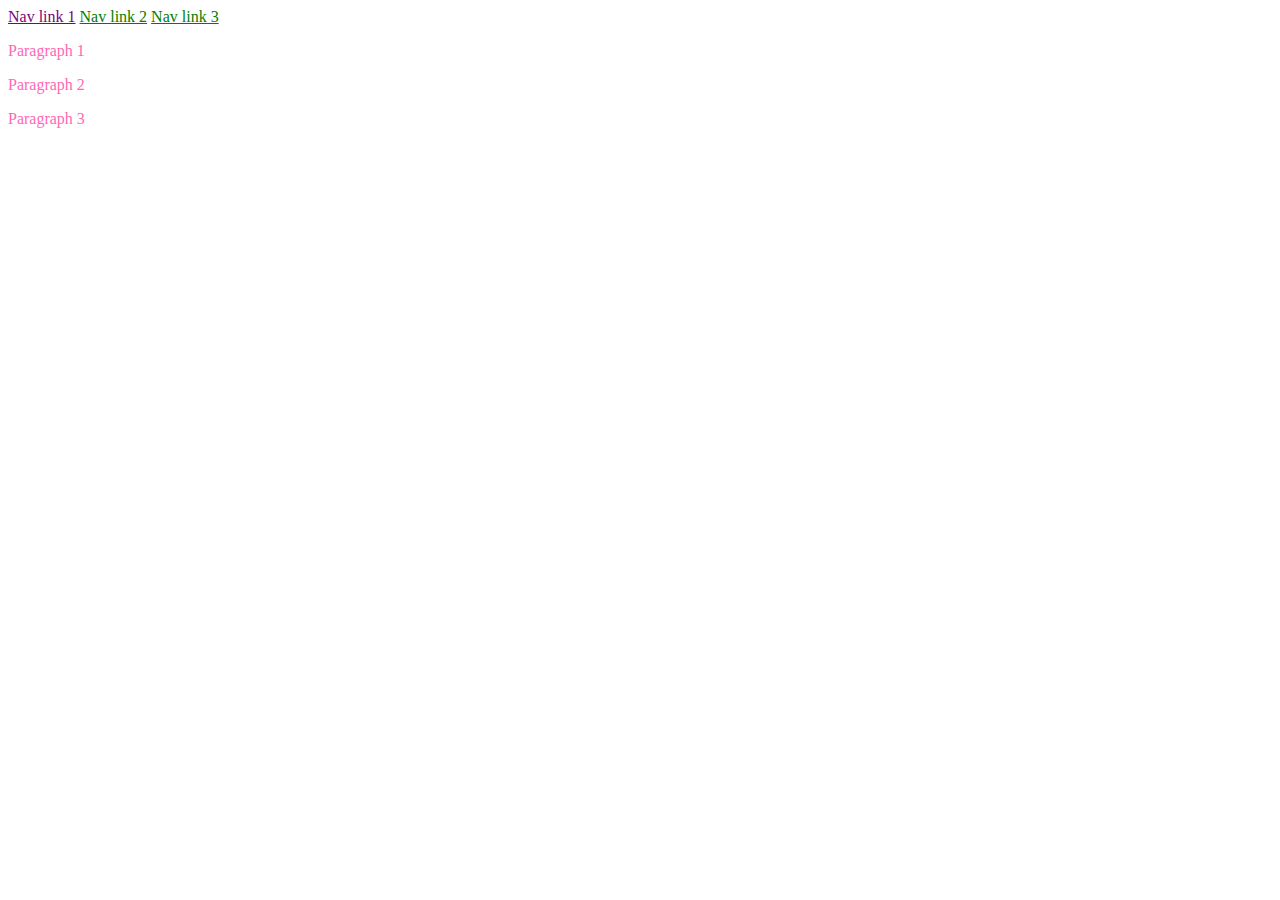
<file: css-specificity/index.html>
<!doctype html>

<html lang="en">
    <head>
        <meta charset="utf-8">
        <title>CSS Specificity</title>
        <meta name="description" content="CSS Specificity">
        <meta name="author" content="She Codes">
        <link rel="stylesheet" href="styles.css">
    </head>

    <body>

        <header>
            <nav>
                <a class="nav-link" id="link-1" href="#">Nav link 1</a>
                <a class="nav-link" href="#">Nav link 2</a>
                <a class="nav-link" href="#">Nav link 3</a>
            </nav>
        </header>

        <div>
            <p class="paragraph-link" id="paragraph-1">Paragraph 1</p>
            <p class="paragraph-link">Paragraph 2</p>
            <p class="paragraph-link">Paragraph 3</p>
        </div>

    </body>

</html>
</file>
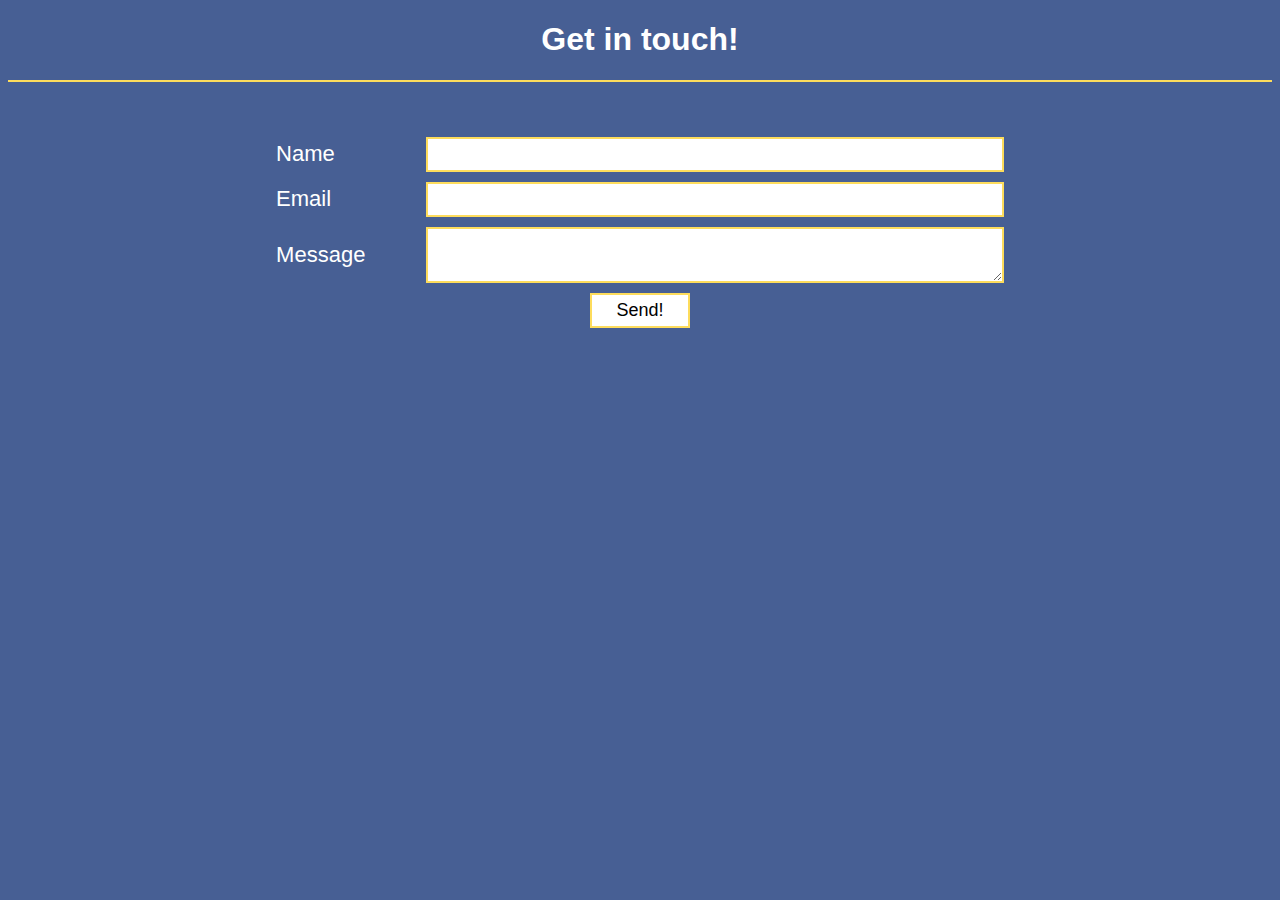
<file: forms-starter/index.html>
<!doctype html>

<html lang="en">
    <head>
        <meta charset="utf-8">
        <meta name="viewport" content="width=device-width, initial-scale=1, shrink-to-fit=no">
        <title>Introduction to Forms</title>
        <link rel="stylesheet" href="styles.css">
    </head>

    <body>
        <header>
            <h1>Get in touch!</h1>
        </header>

        <form action="https://formspree.io/f/mrgjeewz" method="post">
            <div class="form-item">
                <label for="name">Name</label>
                <input type="text" id="name" name="name">
        
            </div>
            <div class="form-item">
                <label for="mail">Email</label>
                <input type="email" id="mail" name="email">
            </div>
            <div class="form-item">
                <label for="message">Message</label>
                <textarea id="message" name="message"></textarea>
            </div>
            <div class="form-item">
                <button type="submit">Send!</button>
            </div>

        </form>

    </body>
</html>
</file>
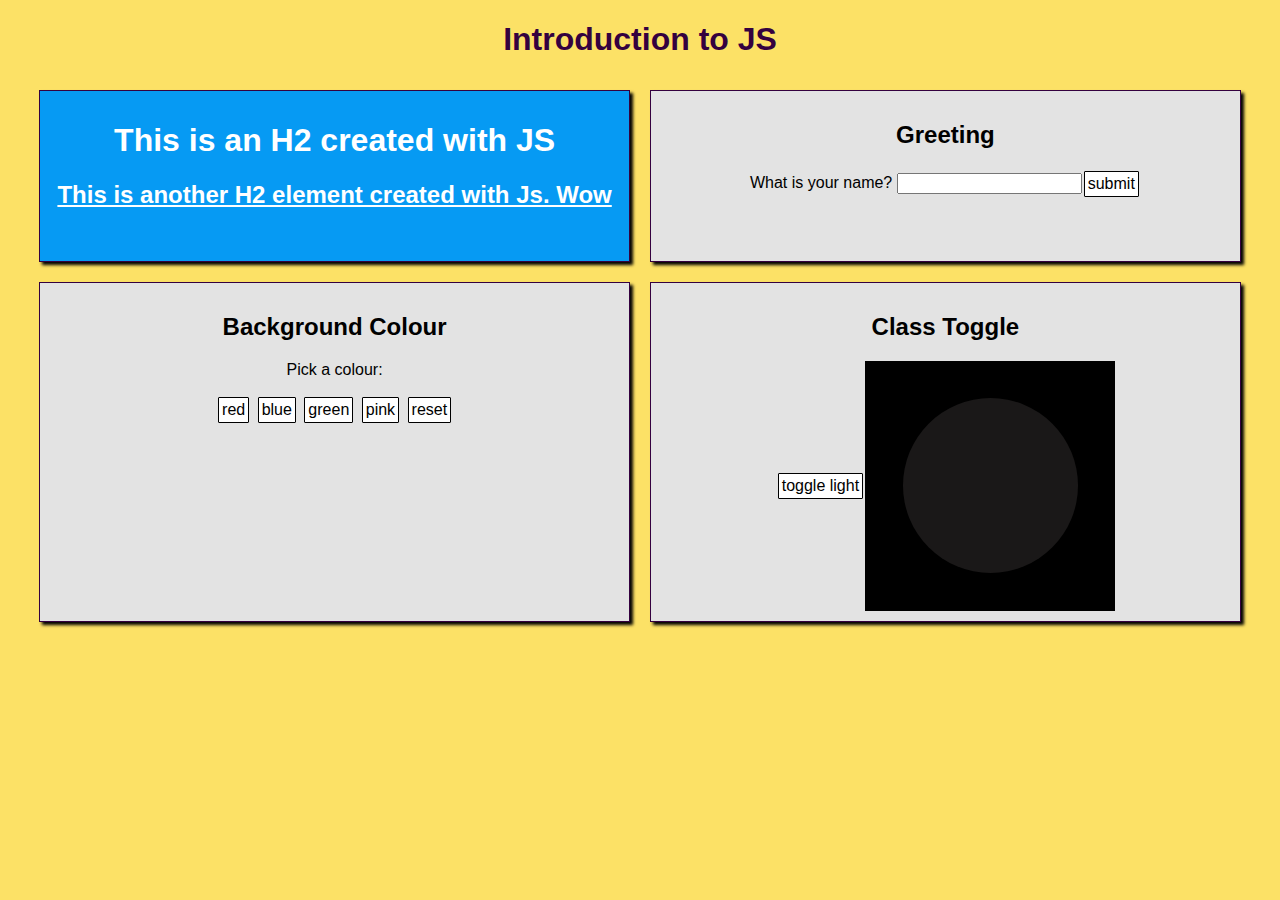
<file: intro-to-js/index.html>
<!DOCTYPE html>
<html lang="en">
    <head>
        <meta charset="utf-8">
        <title>Introduction to JavaScript</title>
        <meta name="description" content="JavaScript Demo">
        <meta name="author" content="She Codes">
        <link rel="stylesheet" href="styles.css">
    </head>
    
    <body>
        <header>
            <h1>Introduction to JS</h1>
        </header>

        <div id="wrapper">
            <div id="starter-div" class="component">
            </div>

            <div id="greeting" class="component">
                <h2>Greeting</h2>
                <form>
                    <div class="form-item">
                        <label for="name">What is your name?</label>
                        <input type="text" id="name" name="name">
                    </div>
                    <input type="button"  onclick="showName()" value="submit">
                </form>
                <p id="greeting-text"></p>
            </div>

            <div id="colour" class="component">
                <h2>Background Colour</h2>
                <p>Pick a colour:</p>
                <input type="button" onclick="changeColour('#f74850')" value="red">
                <input type="button" onclick="changeColour('#0000FF')" value="blue">
                <input type="button" onclick="changeColour('#92AB00')" value="green">
                <input type="button" onclick="changeColour('#CD8289')" value="pink">
                <input type="button" onclick="resetColour()" value="reset">
            </div>

            <div id="on-off" class="component">
                <h2>Class Toggle</h2>
                <div id="class-toggle-containter">
                    <input type="button" onclick="toggleLightbulb()" value="toggle light">
                    <div id="toggle-wrapper">
                        <div id="light"></div>
                    </div>
                </div>
            </div>
        </div>
    </body>
    <script src="script.js"></script>
</html>
</file>
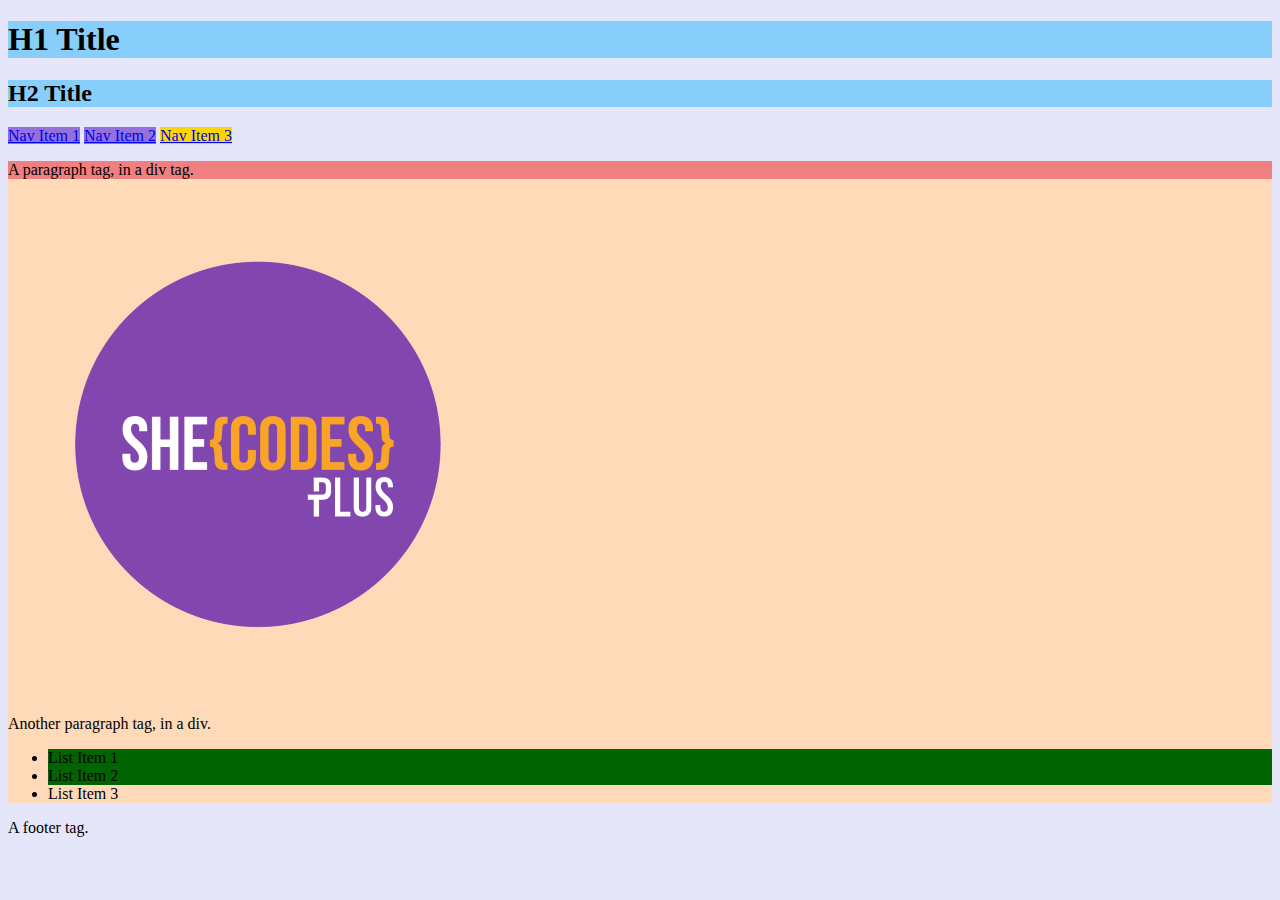
<file: introduction-to-css-selectors/index.html>
<!doctype html>

<html lang="en">
    <head>
        <meta charset="utf-8">
        <title>CSS Selectors</title>
        <meta name="description" content="CSS Selectors Playground">
        <meta name="author" content="She Codes">
        <link rel="stylesheet" href="styles.css">
    </head>
    <body>
        <header>
            <h1 class="main-heading">H1 Title</h1>
            <h2 class="main-heading">H2 Title</h2>
            <nav>
                <a href="#" id="nav-item1">Nav Item 1</a>
                <a href="#" id="nav-item1">Nav Item 2</a>
                <a href="#" id="nav-item2">Nav Item 3</a>
            </nav>
        </header>
        <div id="tag">
            <p id="first-paragraph">A paragraph tag, in a div tag.</p>
            <img src="logo.png" alt="She Codes Logo.">
            <p>Another paragraph tag, in a div.</p>
            <ul>
                <li class="list-item">List Item 1</li>
                <li class="list-item">List Item 2</li>
                <li>List Item 3</li>
            </ul>
        </div>
        <footer>
            A footer tag.
        </footer>
    </body>
</html>
</file>
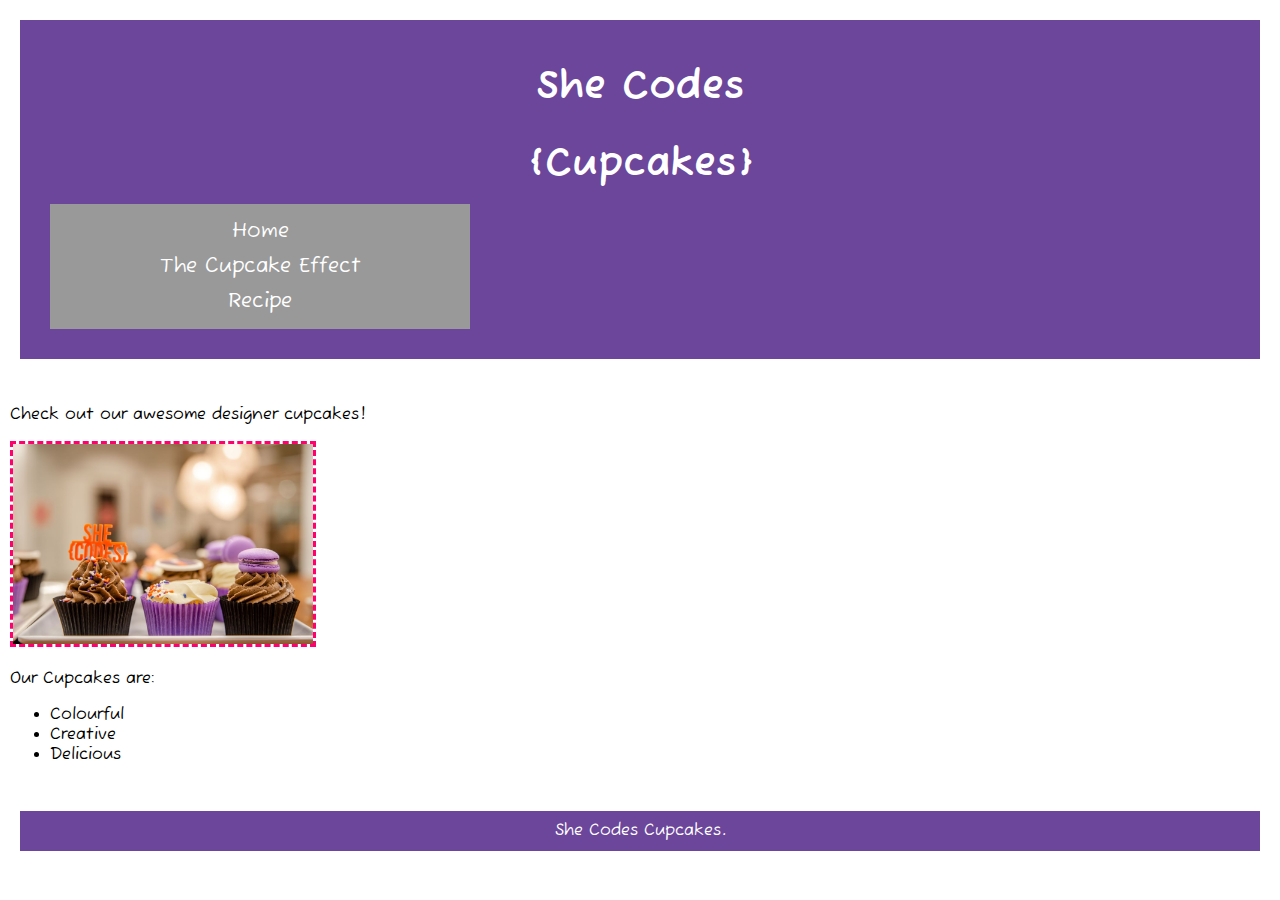
<file: introduction-to-css/index.html>
<!doctype html>

<html lang="en">
    <head>
        <meta charset="utf-8">
        <title>She Codes Cupcakes</title>
        <meta name="description" content="She Codes Cupcakes">
        <meta name="author" content="She Codes">
        <link rel="stylesheet" href="styles.css">
    </head>
    <body>
        <header>
            <h1>She Codes</h1>
            <h2>{Cupcakes}</h2>
            <nav>
                <a href="index.html">Home</a>
                <a href="cupcake-effect.html">The Cupcake Effect</a>
                <a href="recipe.html">Recipe</a>
            </nav>
        </header>
        <div>
            <p>Check out our awesome designer cupcakes!</p>
            <img id="img-home" src="images/cupcake-1.jpg" alt="She Codes Cupcakes.">
            <p>Our Cupcakes are:</p>
            <ul>
                <li>Colourful</li>
                <li>Creative</li>
                <li>Delicious</li>
            </ul>
        </div>
        <footer>
            She Codes Cupcakes.
        </footer>
    </body>
</html>
</file>
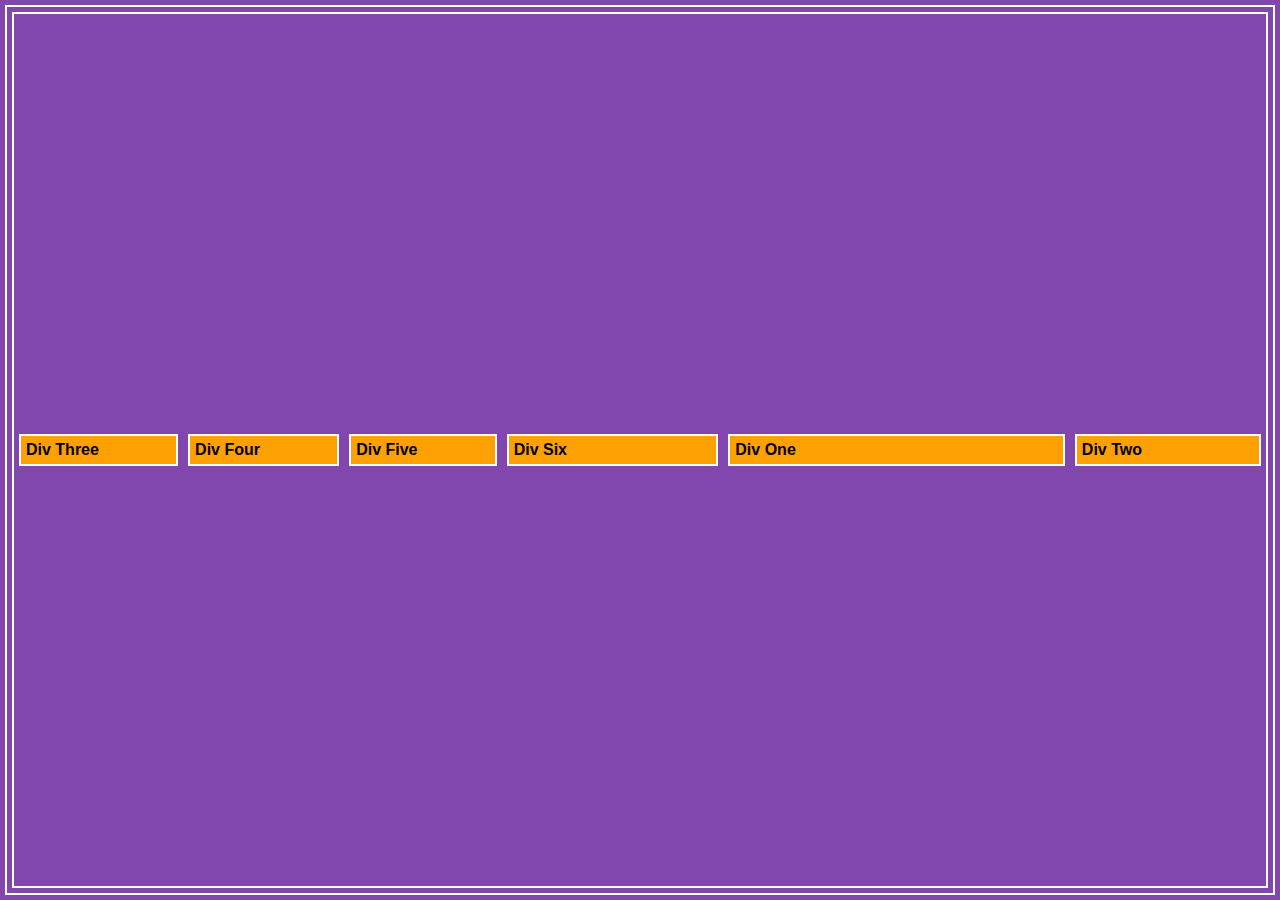
<file: introduction-to-flexbox/index.html>
<!doctype html>

<html lang="en">
    <head>
        <meta charset="utf-8">
        <meta name="viewport" content="width=device-width, initial-scale=1, shrink-to-fit=no">
        <title>Introduction to Flexbox</title>
        <link rel="stylesheet" href="styles.css">
    </head>

    <body>
        <div class="demo-div" id="div-1">Div One</div>
        <div class="demo-div" id="div-2">Div Two</div>
        <div class="demo-div" id="div-3">Div Three</div>
        <div class="demo-div" id="div-4">Div Four</div>
        <div class="demo-div" id="div-5">Div Five</div>
        <div class="demo-div" id="div-6">Div Six</div>
        
    </body>
</html>
</file>
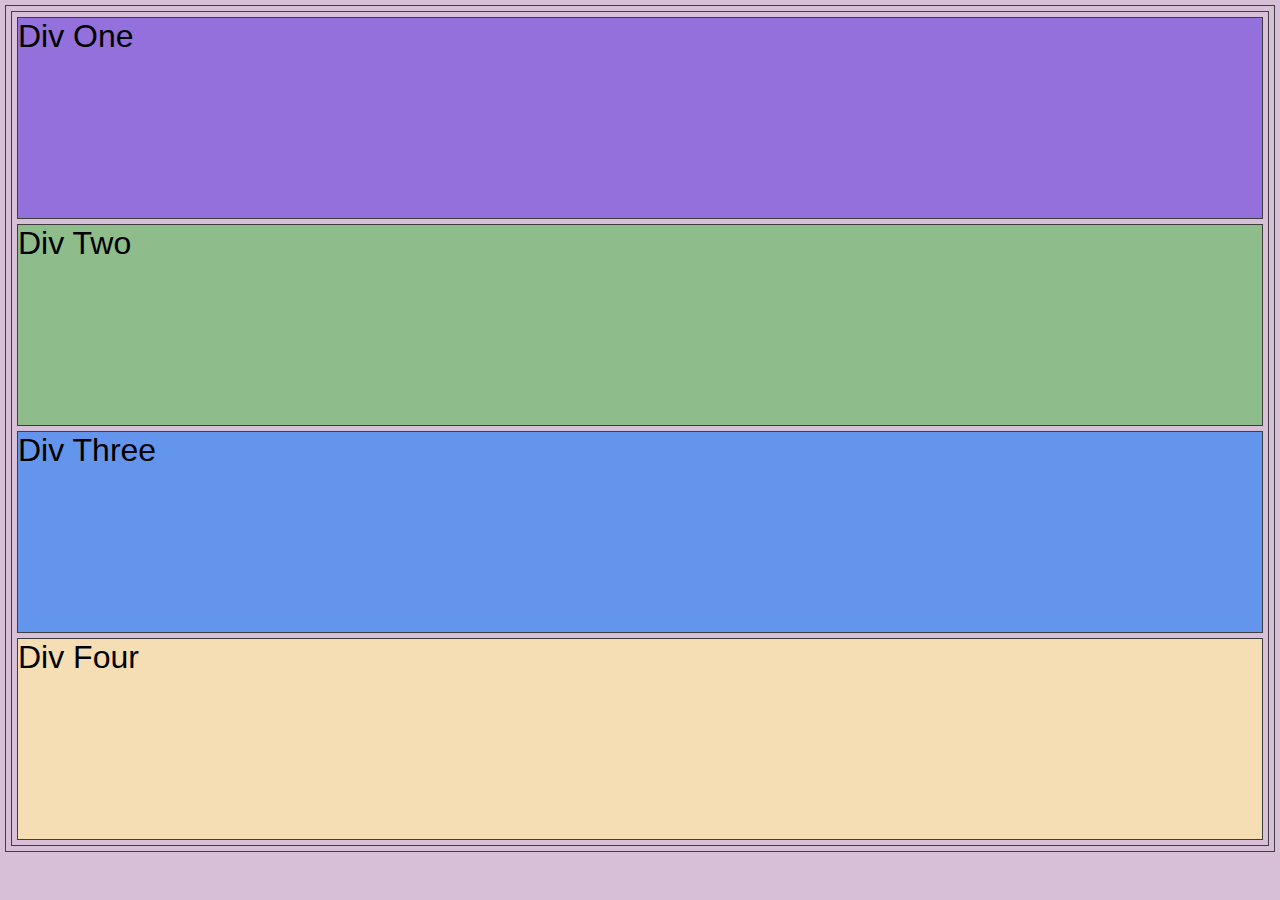
<file: introduction-to-media-queries/index.html>
<!doctype html>

<html lang="en">
    <head>
        <meta charset="utf-8">
        <meta name="viewport" content="width=device-width, initial-scale=1.0">
        <title>Media Queries</title>
        <link rel="stylesheet" href="styles.css">
    </head>

    <body>
        <div id="div-1">Div One</div>
        <div id="div-2">Div Two</div>
        <div id="div-3">Div Three</div>
        <div id="div-4">Div Four</div>
    </body>
</html>
</file>
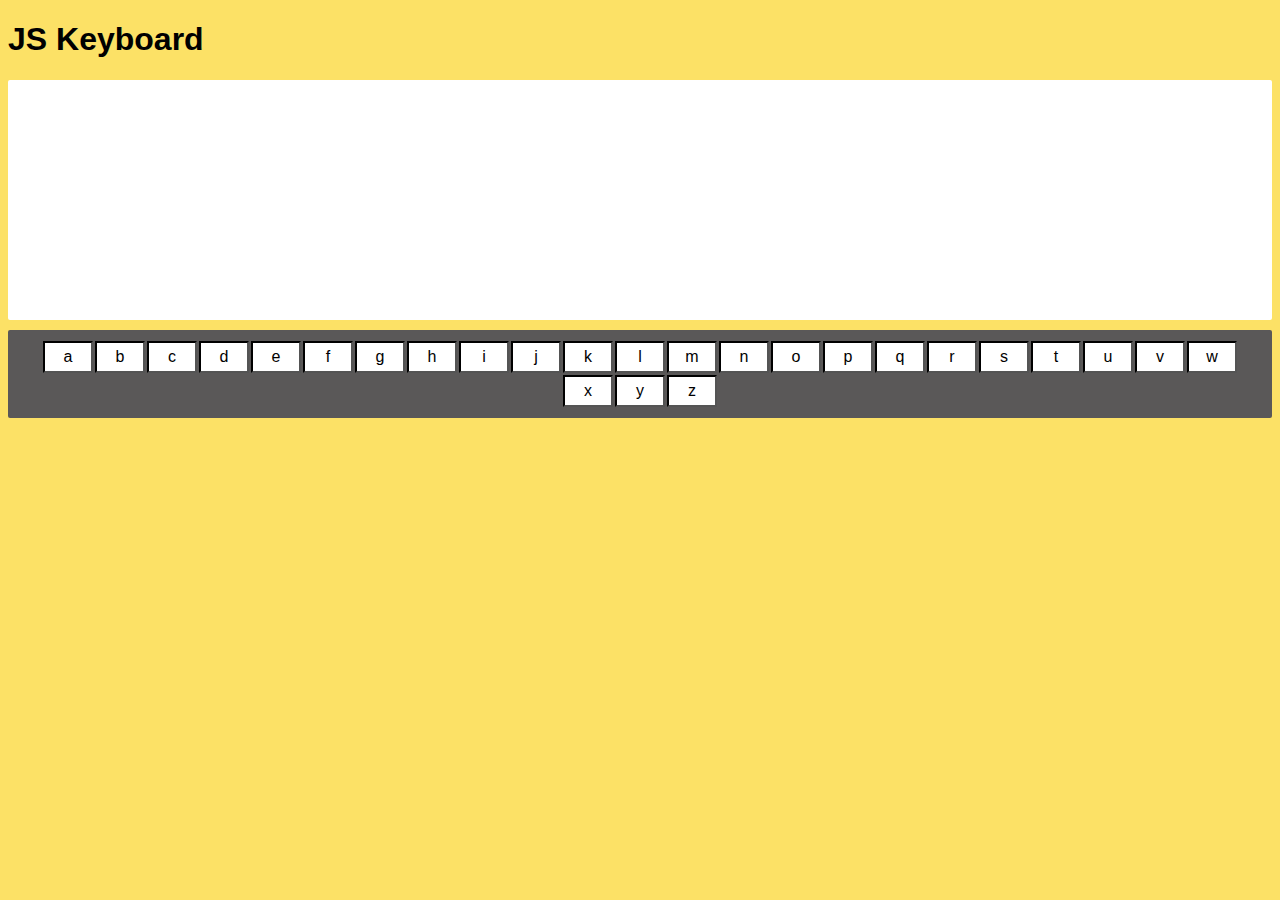
<file: keyboard/index.html>
<!DOCTYPE html>
<html lang="en">
    <head>
        <meta charset="utf-8">
        <title>JS Keyboard</title>
        <meta name="description" content="JavaScript Demo">
        <meta name="author" content="She Codes">
        <link rel="stylesheet" href="styles.css">
    </head>
    
    <body>
        <header>
            <h1>JS Keyboard</h1>
        </header>

        <div id="keyboard-wrapper">
            <div id="output">
                <p id="output-text">
                </p>
            </div>
            <div id="keyboard"></div>
        </div>

        <script src="script.js"></script>
    </body>
</html>
</file>
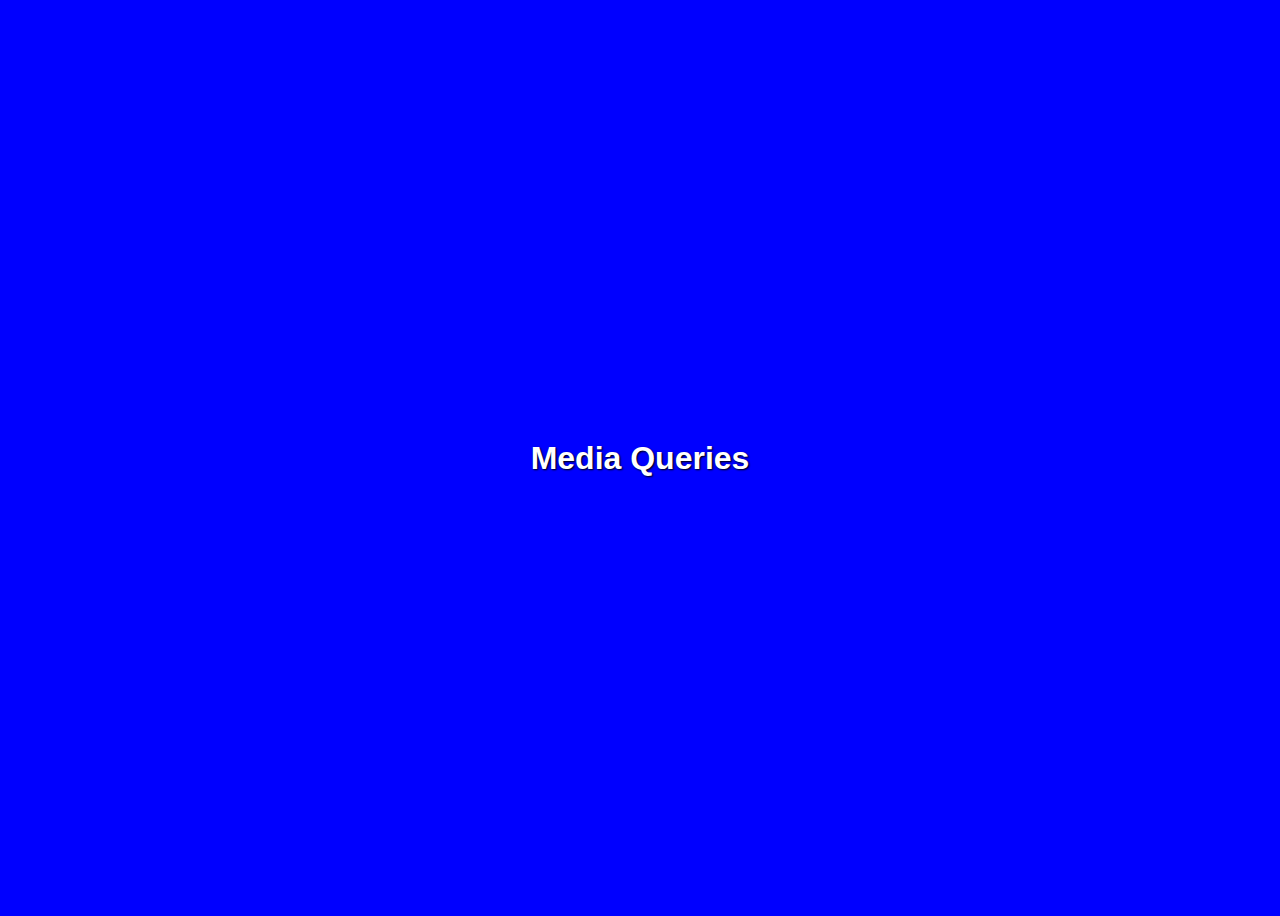
<file: media-queries-demo/index.html>
<!doctype html>

<html lang="en">
    <head>
        <meta charset="utf-8">
        <meta name="viewport" content="width=device-width, initial-scale=1.0">
        <title>Media Queries</title>
        <link rel="stylesheet" href="styles.css">
    </head>

    <body>

        <h1>Media Queries</h1>

    </body>
</html>
</file>
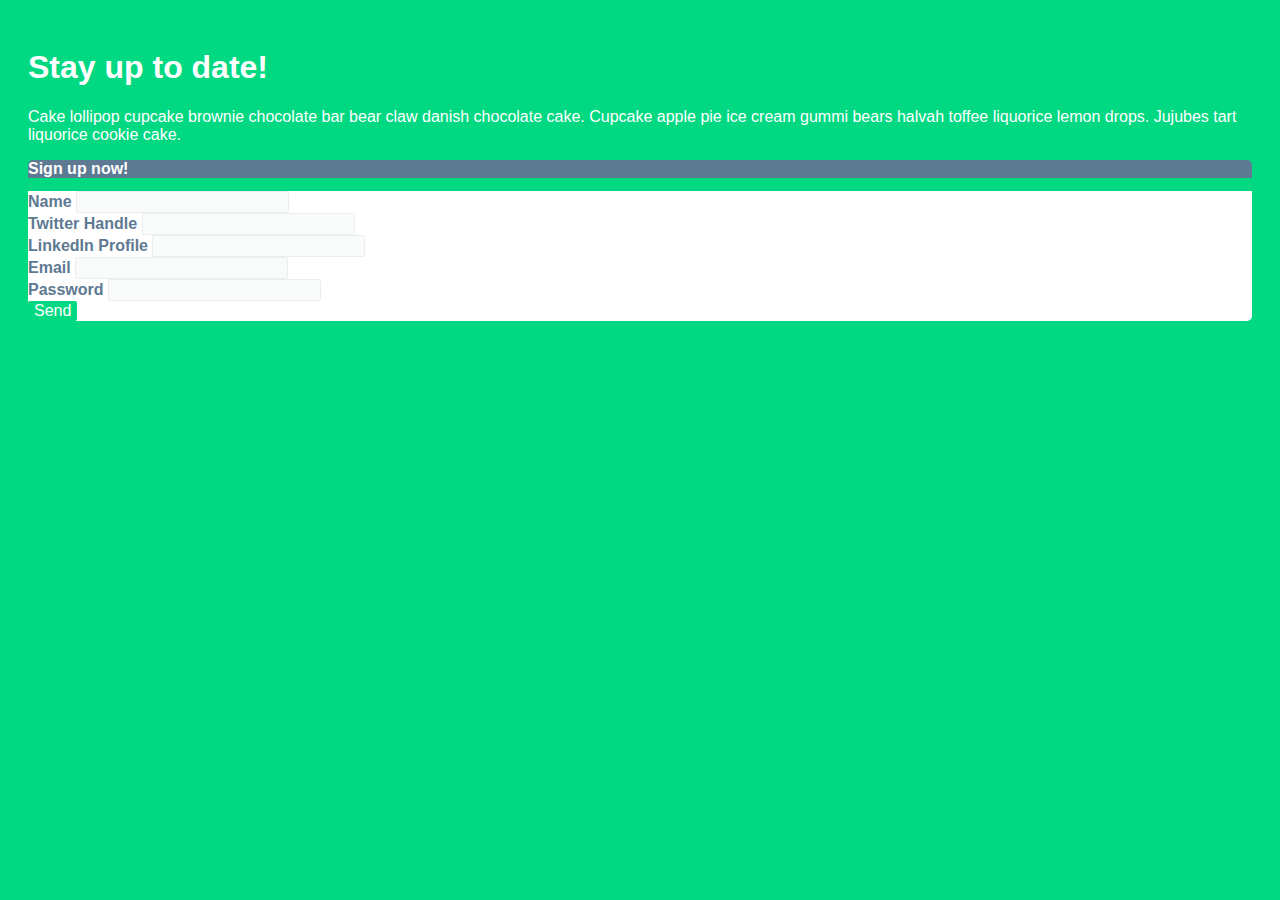
<file: media-queries-exercise-2/index.html>
<!DOCTYPE html>

<html lang="en">
    <head>
        <meta charset="utf-8" />
        <meta name="viewport" content="width=device-width, initial-scale=1.0" />
        <title>Media Queries</title>
        <link rel="stylesheet" href="styles.css" />
    </head>

    <body>
        <main>
            <header>
                <h1>Stay up to date!</h1>
                <p>
                    Cake lollipop cupcake brownie chocolate bar bear claw danish
                    chocolate cake. Cupcake apple pie ice cream gummi bears
                    halvah toffee liquorice lemon drops. Jujubes tart liquorice
                    cookie cake.
                </p>
            </header>
            <div id="form-wrapper">
                <h2>Sign up now!</h2>
                <form action="" method="">
                    <div class="form-item">
                        <label for="name">Name</label>
                        <input type="text" id="name" name="name" />
                    </div>
                    <div class="row">
                        <div class="form-item">
                            <label for="twitter">Twitter Handle</label>
                            <input type="text" id="twitter" name="twitter" />
                        </div>
                        <div class="form-item">
                            <label for="linkedin">LinkedIn Profile</label>
                            <input type="text" id="linkedin" name="linkedin" />
                        </div>
                    </div>
                    <div class="row">
                        <div class="form-item">
                            <label for="mail">Email</label>
                            <input type="email" id="mail" name="email" />
                        </div>
                        <div class="form-item">
                            <label for="message">Password</label>
                            <input
                                type="password"
                                id="message"
                                name="message"
                            />
                        </div>
                    </div>
                    <div class="form-item">
                        <button type="submit">Send</button>
                    </div>
                </form>
            </div>
        </main>
    </body>
</html>
</file>
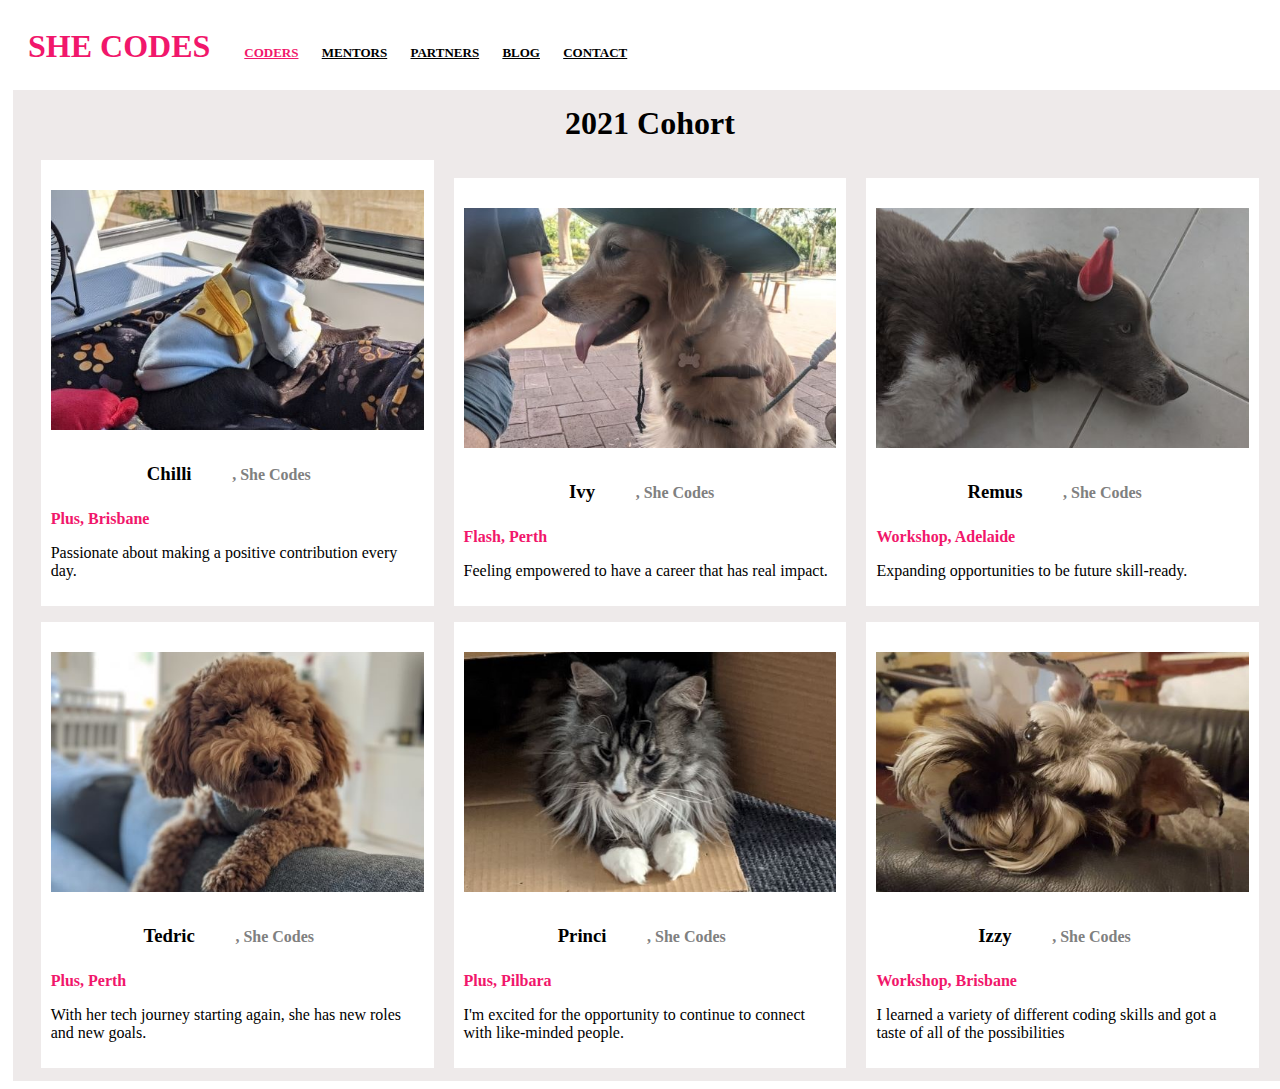
<file: she-codes-cohort/index.html>
<!doctype html>

<html lang="en">
    <head>
        <meta charset="utf-8">
        <title>She Codes</title>
        <meta name="author" content="She Codes">
        <meta name="description" content="She Codes">
        <link rel="stylesheet" href="styles.css">
    </head>

    <body>
        <header>
            <h1 class="lefthheader"> SHE CODES </h1>
            <nav class="rightheader" >
                <a href="coders.html" id="ncoders">CODERS</a>
                <a href="mentors.html">MENTORS</a>
                <a href="partners.html">PARTNERS</a>
                <a href="blog.html">BLOG</a>
                <a href="contact.html">CONTACT</a>
            </nav>
        </header>


        <div class="maindiv">
            <h1 class="tittle"> 2021 Cohort </h1>

            <div class="boxcontent">
                <h2>
                    <img class="image" src="images/chilli.jpg" alt="Chilli">
                    <h3>Chilli</h3> 
                    <h4>, She Codes</h4> 
                    <p id="scparr">Plus, Brisbane</p>
                    <p>Passionate about making a positive contribution every day.</p>
                </h2>
            </div>

            <div class="boxcontent">
                <h2>
                    <img class="image" src="images/ivy.jpg" alt="Ivy">
                    <h3>Ivy</h3> 
                    <h4>, She Codes</h4> 
                    <p id="scparr">Flash, Perth</p>
                    <p>Feeling empowered to have a career that has real impact.</p>
                </h2>
            </div>

            <div class="boxcontent">
                <h2>
                    <img class="image" src="images/remus.jpg" alt="Remus">
                    <h3>Remus</h3> 
                    <h4>, She Codes</h4> 
                    <p  id="scparr">Workshop, Adelaide</p>
                    <p>Expanding opportunities to be future skill-ready.</p>
                </h2>
            </div>

            <div class="boxcontent">
                <h2>
                    <img class="image" src="images/tedric.jpg" alt="Tedric">
                    <h3>Tedric</h3> 
                    <h4>, She Codes</h4> 
                    <p id="scparr">Plus, Perth</p>
                    <p>With her tech journey starting again, she has new roles and new goals.</p>
                    </h2>
                </div>

            <div class="boxcontent">
                <h2>
                    <img class="image" src="images/princi.jpg" alt="Princi">
                    <h3>Princi</h3> 
                    <h4>, She Codes</h4> 
                    <p id="scparr">Plus, Pilbara</p>
                    <p>I'm excited for the opportunity to continue to connect with like-minded people.</p>
                </h2>
            </div>

            <div class="boxcontent">
                <h2>
                    <img class="image" src="images/izzy.jpg" alt="Izzy">
                    <h3>Izzy</h3> 
                    <h4>, She Codes</h4> 
                    <p id="scparr">Workshop, Brisbane</p>
                    <p>I learned a variety of different coding skills and got a taste of all of the possibilities</p>
                </h2>
            </div>
        </div>
       
 
        



    </body>


</html>
</file>
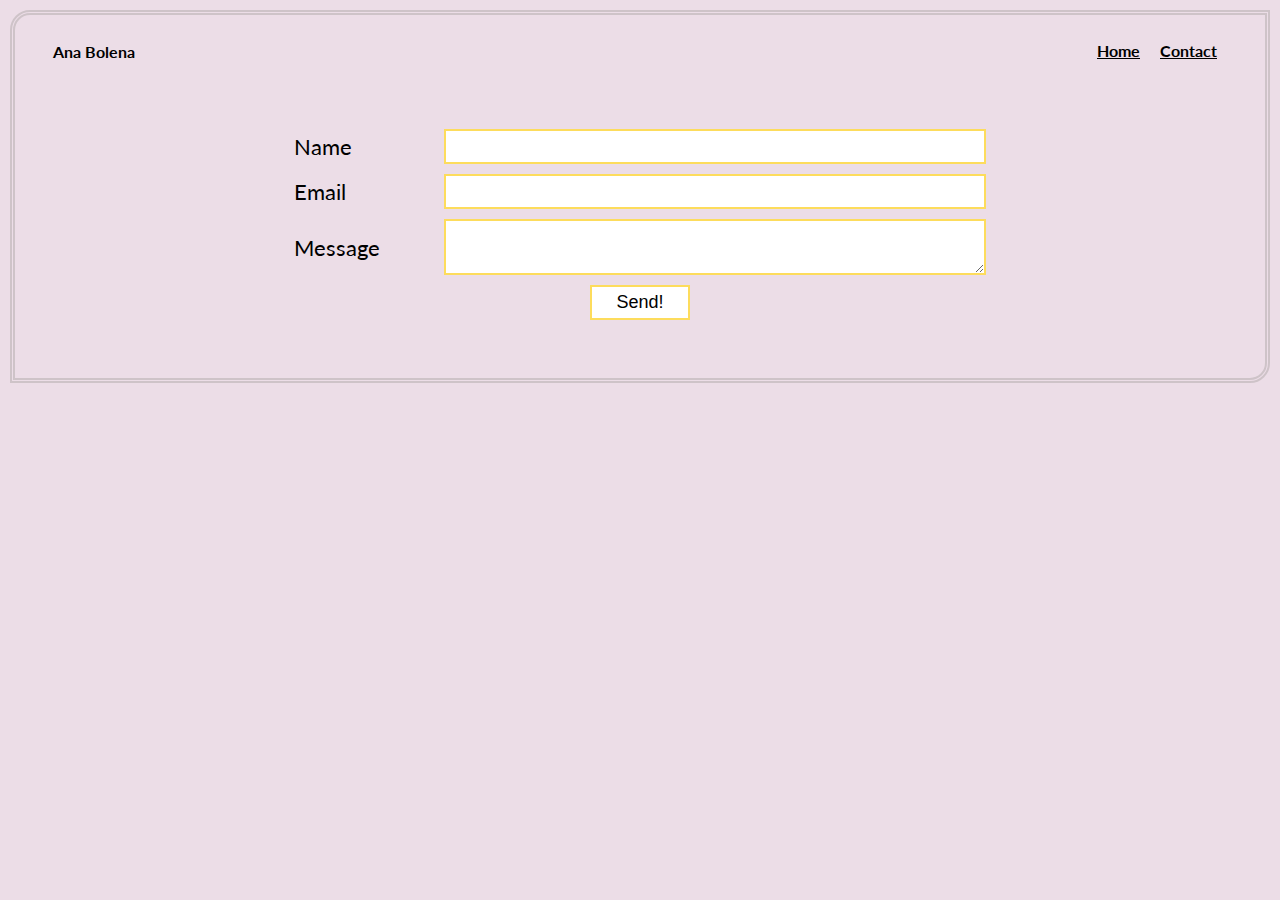
<file: Ana-website/contact.html>
<!doctype html>

<html lang="en">
    <head>
        <meta charset="utf-8">
        <title>Website project</title>
        <meta name="Ana Bolena" content="Bolena">
        <meta name="description" content="She Codes">
        <link rel="stylesheet" href="stylesA.css">
        <style>@import url('https://fonts.googleapis.com/css2?family=Balsamiq+Sans&family=Fuzzy+Bubbles&family=Lato:ital,wght@1,300&display=swap');</style>
    </head>

    <body>
        <header>
            <h1 class="conteiner1">Ana Bolena</h1>
            <nav Class="conteiner1">
                <a href="indexA.html">Home</a>
                <a href="Contact.html">Contact</a>
            </nav>
        </header>

       

        <form action="https://formspree.io/f/mrgjeewz" method="post">
            <div class="form-item">
                <label for="name">Name</label>
                <input type="text" id="name" name="name">
        
            </div>
            <div class="form-item">
                <label for="mail">Email</label>
                <input type="email" id="mail" name="email">
            </div>
            <div class="form-item">
                <label for="message">Message</label>
                <textarea id="message" name="message"></textarea>
            </div>
            <div class="form-item">
                <button type="submit">Send!</button>
            </div>

        </form>

    </body>

</html>
</file>
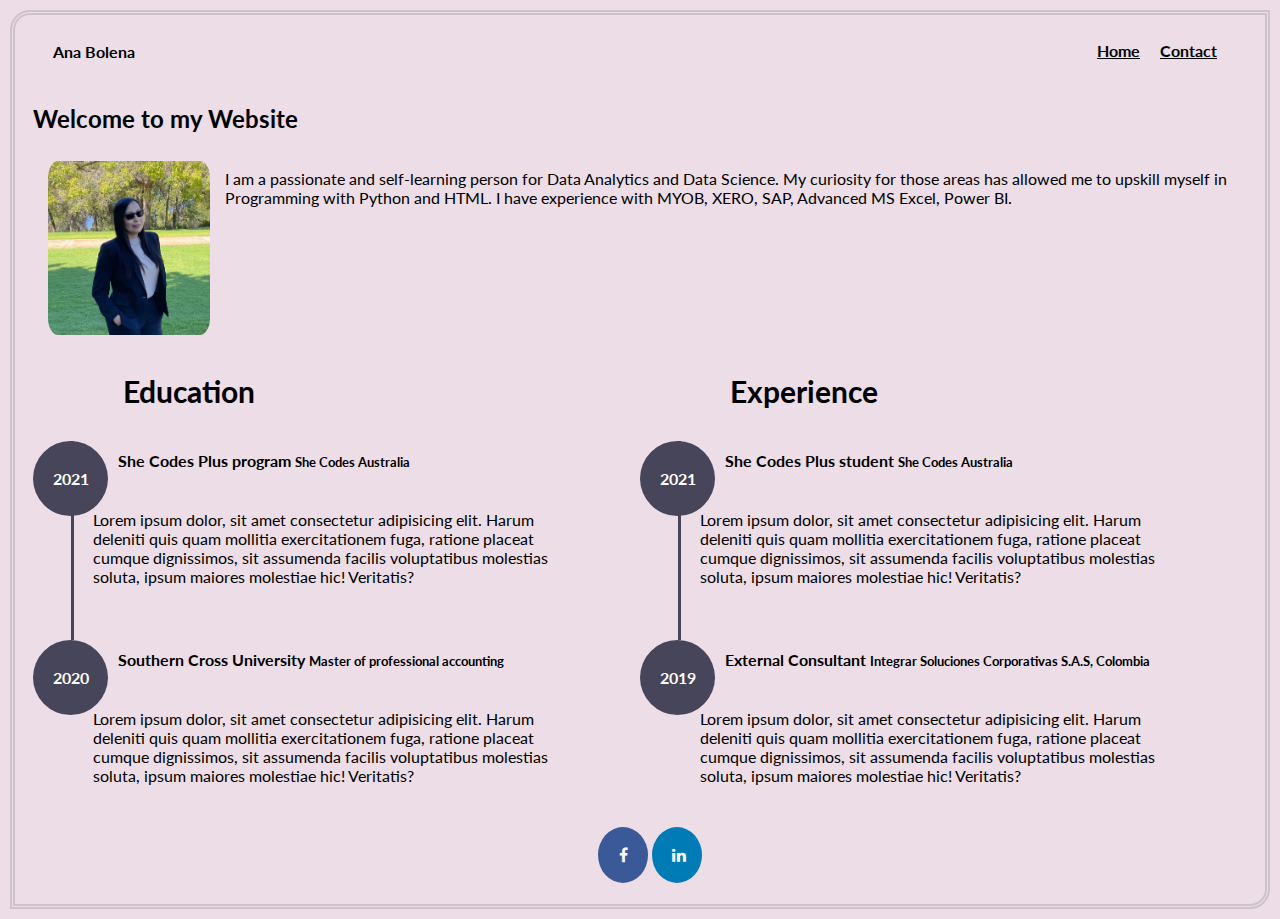
<file: Ana-website/indexA.html>
<!doctype html>

<html lang="en">
    <head>
        <meta charset="utf-8">
        <title>Website project</title>
        <meta name="Ana Bolena" content="Bolena">
        <meta name="description" content="She Codes">
        <link rel="stylesheet" href="stylesA.css">
        <style>@import url('https://fonts.googleapis.com/css2?family=Balsamiq+Sans&family=Fuzzy+Bubbles&family=Lato:ital,wght@1,300&display=swap');</style>
    </head>

    <body>
        <header>
            <h1 class="conteiner1">Ana Bolena</h1> 
            <nav Class="conteiner1">
                <a href="indexA.html">Home</a>
                <a href="Contact.html">Contact</a>
            </nav>
        </header>

        <div class="div1">
            <div>
                <h2 class="welcome">Welcome to my Website</h2>
                <div class="image-and-text">
                    <img class="image" src="images/Ana-B2.jpg" alt="Ana Picture">
                    <p>I am a passionate and self-learning person for Data Analytics and Data Science. My curiosity for those areas has allowed me to upskill myself in Programming with Python and HTML. I have experience with MYOB, XERO, SAP, Advanced MS Excel, Power BI.</p>
                </div>
            </div>
        </div>

        <div class="resume">
            <div class="education">
                <div>
                    <h3> Education</h3>
                    <div class="timeline-wrapper line">
                        
                    
                        <div class="timeline-yr">
                             <span>2021</span>
                        </div>
                        <div class="timeline-info">
                             <h4>
                                 <span>She Codes Plus program</span>
                                 <small>She Codes Australia</small>
                            </h4>
                             <p class="stylep">Lorem ipsum dolor, sit amet consectetur adipisicing elit. Harum deleniti quis quam mollitia exercitationem fuga, ratione placeat cumque dignissimos, sit assumenda facilis voluptatibus molestias soluta, ipsum maiores molestiae hic! Veritatis?</p>
                        </div>
                    </div>

                    
                    <div class="timeline-wrapper">
                    
                        <div class="timeline-yr">
                             <span>2020</span>
                        </div>
                        <div class="timeline-info">
                             <h4>
                                 <span>Southern Cross University</span>
                                 <small>Master of professional accounting </small>
                            </h4>
                             <p class="stylep">Lorem ipsum dolor, sit amet consectetur adipisicing elit. Harum deleniti quis quam mollitia exercitationem fuga, ratione placeat cumque dignissimos, sit assumenda facilis voluptatibus molestias soluta, ipsum maiores molestiae hic! Veritatis?</p>
                        </div>
                    </div>

                </div>
            </div>

            <div class="experience">
                <div>
                    <h3> Experience</h3>
                    <div class="timeline-wrapper line">
                    
                        <div class="timeline-yr">
                             <span>2021</span>
                        </div>
                        <div class="timeline-info">
                             <h4>
                                 <span>She Codes Plus student</span>
                                 <small>She Codes Australia</small>
                            </h4>
                             <p class="stylep">Lorem ipsum dolor, sit amet consectetur adipisicing elit. Harum deleniti quis quam mollitia exercitationem fuga, ratione placeat cumque dignissimos, sit assumenda facilis voluptatibus molestias soluta, ipsum maiores molestiae hic! Veritatis?</p>
                        </div>
                    </div>

                    
                    <div class="timeline-wrapper">
                    
                        <div class="timeline-yr">
                             <span>2019</span>
                        </div>
                        <div class="timeline-info">
                             <h4>
                                 <span>External Consultant </span>
                                 <small>Integrar Soluciones Corporativas S.A.S,  Colombia </small>
                            </h4>
                             <p class="stylep">Lorem ipsum dolor, sit amet consectetur adipisicing elit. Harum deleniti quis quam mollitia exercitationem fuga, ratione placeat cumque dignissimos, sit assumenda facilis voluptatibus molestias soluta, ipsum maiores molestiae hic! Veritatis?</p>
                        </div>
                    </div>
                 


                </div>
            </div>


        </div>

    <div class="socialmedia">
        <div>    
            <link rel="stylesheet" href="https://cdnjs.cloudflare.com/ajax/libs/font-awesome/4.7.0/css/font-awesome.min.css">
            <a href="https://www.facebook.com/" class="fa fa-facebook"></a>
            <a href="https://www.linkedin.com/in/anabolenagomez/" class="fa fa-linkedin"></a>
        </div>
    </div>
    </body>








</html>
</file>
<file: css-specificity/styles.css>
nav a {
    color: red;
}


.nav-link {
    color: black;
}


nav a.nav-link {
    color: green;
}


nav a.nav-link#link-1 {
    color: purple;
}


html div p {
    color: darkgrey;
}


body div p {
    color: hotpink;
}
</file>
<file: forms-starter/styles.css>
body {
    background-color: #475F94;
    color: #fff;
    font-family: "Gill Sans", sans-serif;
}

header {
    border-bottom: 2px solid #FDDC5C;
    text-align: center;
}

form {
    margin: 50px auto;
    width: 90%;
}

.form-item {
    display: flex;
    justify-content: center;
    align-items: center;
    padding: 5px;
}

.form-item label {
    flex-basis: 150px;
    font-size: 22px;
}

.form-item input,
.form-item textarea {
    flex-basis: 50%;
    border: 2px solid #FDDC5C;
}

.form-item input:hover,
.form-item textarea:hover {
    border: 2px solid #FA4224;
}

.form-item input,
.form-item textarea,
.form-item button {
    border: 2px solid #FDDC5C;
    background-color: #FFF;
    padding: 5px;
    font-size: 18px;
}

.form-item button:hover {
    border: 2px solid #FA4224;
    background-color: #FA4224;
    color: #FFF;
}

.form-item button {
    width: 100px;
}
</file>
<file: intro-to-js/styles.css>
body {
    background-color: #FCE166;
    font-family: Arial;
}

h1 {
    color: #34013F;
    text-align: center;
}

#wrapper {
    display: flex;
    flex-wrap: wrap;
    justify-content: center;
}

.component {
    border: 1px solid #34013F;
    flex-basis: 45%;
    margin: 10px;
    padding: 10px;
    text-align: center;
    box-shadow: 3px 3px 3px #000;;
    background-color: #e3e3e3;
}

input[type=button] {
    margin: 2px;
    padding: 3px;
    border: 1px solid black;
    border-radius: 1px;
    background-color: #fff;
    font-size: 16px;
}

input[type=button]:hover {
    cursor: pointer;
    box-shadow: -2px 2px 0px black;
}

#starter-div {
    min-height: 100px;
    background-color: #069AF3;
}

.js-header {
    color: #FFF;
}

#second-h2 {
    text-decoration: underline;
}

form {
    display: flex;
    align-items: center;
    justify-content: center;
}

#greeting-text {
    height: 20px;
}

#class-toggle-containter {
    display: flex;
    justify-content: center;
    align-items: center;
}

#toggle-wrapper {
    width: 250px;
    height: 250px; 
    background-color: black;
    display: flex;
    justify-content: center;
    align-items: center;
}

#light {
    height: 175px;
    width: 175px;
    background-color: #1a1818 ;
    border-radius: 50%;
}

.on {
    box-shadow: inset 0 0 150px rgb(255, 0, 191), 0px 0 30px rgb(255, 0, 191);
}
</file>
<file: introduction-to-css-selectors/styles.css>
body {
    background-color: lavender;
}

#tag {
    background-color: peachpuff;
}

/* con . es class */
.list-item {
    background-color: darkgreen;
}

/* con . es class */
.main-heading { 
    background-color: lightskyblue;
}

/* con # es id */
#first-paragraph {
    background-color: lightcoral;
}

#nav-item1 { 
    background-color: mediumpurple;
}

#nav-item2 { 
    background-color: gold;
}
</file>
<file: introduction-to-css/styles.css>
@import url('https://fonts.googleapis.com/css2?family=Raleway&display=swap');
@import url('https://fonts.googleapis.com/css2?family=Fuzzy+Bubbles&display=swap');


html {
    font-family: 'Fuzzy Bubbles', cursive;
    background-color: #fff;
}

body {
    margin: 0;
}

header {
    text-align: center;
    background-color: #6b469a;
    margin: 20px;
    padding: 20px;
    font-family: 'Fuzzy Bubbles', cursive;
    font-size: 20px;
}

h1 {
    font-size: 2.5rem;
    line-height: 2.5rem;;
    color: #fff;
}

h2 {
    font-size: 2.5rem;
    line-height: 2.5rem;
    color: #fff;
    margin: 5px;
    padding: 10px;
}

nav {
    margin: 10px;
    padding: 10px;
    background-color: #999999;
    width: 20em;
}

a {
    color: #fff;
    text-decoration: none;
    padding: 5px;
}

a:hover {
    color: #fda103;
    border-bottom: 2px solid #fda103;
}


div {
    padding: 10px;
}

img {
    width: 100%;
    height: 60vh;
    object-fit: cover;
    object-position: bottom;
}

footer {
    text-align: center;
    background-color: #6b469a;
    margin: 20px;
    padding: 10px;
    color: #fff;
}

nav a {
    display: block;
    
}

#img-home { 
    width: 300px;
    height: 200px;
    border: 3px dashed #ff006e;
}
</file>
<file: introduction-to-flexbox/styles.css>
* {
    border: 2px solid #fff;
    margin: 5px;
}

html {
    height: calc(100% - 14px);
}

body {
    background-color: #8246AF;
    font-family: Arial, Helvetica, sans-serif;
    font-size: 1rem;
    font-weight: bold;
    height: calc(100% - 14px);
    display: flex;
    justify-content: space;
    flex-wrap: wrap; 
    align-content: center;
}

div {
    padding: 5px;
    background-color: #FDA103;
}

/*** Your code here ***/

/* Hace que se distribuya en la pagina */
.demo-div {
    flex-grow: 1;
}

#div-6{
    flex-grow: 2;
    order: 1;
}

#div-1 {
    flex-basis: 20%;
    order: 2;

}

#div-2 {
    flex-basis: 100px;
    order: 3;
    


}
</file>
<file: introduction-to-media-queries/styles.css>
* {
    border: 1px solid #3e3e3e;
    margin: 5px;
}

body {
    background-color: #d8bfd8;
    font-family: Arial, Helvetica, sans-serif;
    font-size: 2rem;
}

div {
    height: 200px;
}

#div-1 {
    background-color: #9370db;
}

#div-2 {
    background-color: #8fbc8b;
}

#div-3 {
    background-color: #6495ed;
}

#div-4 {
    background-color: #f5deb3;
}

/*** Your code here ***/
</file>
<file: keyboard/styles.css>
body {
    background-color: #FCE166;
    font-family: Arial;
}

#output {
    border-radius: 2px;
    background-color: #fff;
    height: 200px;
    padding: 20px;
    overflow: scroll;
    margin-bottom: 10px;
}

#output-text {
    font-family: 'Courier New', Courier, monospace;
    font-size: 36px;
    color: #000;
    word-wrap: break-word;
    margin: 0;
}

#keyboard {
    display: flex;
    justify-content: center;
    flex-wrap: wrap;
    margin-top: 10px;
    background-color: #5a5858;
    border-radius: 2px;
    padding: 10px;
}

.key {
    text-align: center;
    width: 50px;
    margin: 1px;
    padding: 5px;
    font-size: 16px;
    background-color: #fff;
    border-style: inset;
}

.selected {
    background-color: darkgrey;
    border-style: outset;
}
</file>
<file: media-queries-demo/styles.css>
body {
    height: 100vh;
    background-color: red;
    display: flex;
    align-items: center;
    justify-content: center;
}

h1 {
    font-family: Arial, Helvetica, sans-serif;
    color: white;
    text-shadow: 1px 1px 2px black;
    text-align: center;
}

/*** Media Queries Below ***/

/* Small devices (landscape phones, 576px and up) */
@media (min-width: 576px) { 
    body {
        background-color: orange;
    }
}

/* Medium devices (tablets, 768px and up)*/
@media (min-width: 768px) {
    body {
        background-color: yellow;
    }
}

/* Large devices (desktops, 992px and up) */
@media (min-width: 992px) {
    body {
        background-color: green;
    }
}

/* Extra large devices (large desktops, 1200px and up) */
@media (min-width: 1200px) {
    body {
        background-color: blue;
    }
}

 /* MASSIVE devices (large desktops, 1440px and up) */
@media (min-width: 1440px) {
    body {
        background-color: purple;
    }
}
</file>
<file: media-queries-exercise-2/styles.css>
html {
    background-color: #00d982;
    font-family: Arial, Helvetica, sans-serif;
}

body {
    padding: 20px;
}

header {
    color: #fff;
}

h2 {
    border-top-left-radius: 5px;
    border-top-right-radius: 5px;
    background-color: #5e7992;
    color: #fff;
    font-size: 1rem;
}

p {
}

form {
    background-color: #fff;
    border-bottom-left-radius: 5px;
    border-bottom-right-radius: 5px;
}

label {
    font-weight: bold;
    color: #5e7992;
}

input {
    box-sizing: border-box;
    border: 1px solid #ebeeef;
    background-color: #f9fafa;
}

.form-item {
}

button {
    background-color: #00d982;
    border: none;
    color: #fff;
}

input,
button {
    font-size: 1rem;
    border-radius: 2px;
}
</file>
<file: she-codes-cohort/styles.css>
html{
background-color: white;
}

header{
    background-color: white;
    margin: 5px;
    padding: 5px;
    display: inline-block;
    width: 100%;
    
}

h1.lefthheader{
    background-color: white;
    display: inline-block;
    padding: 5px;
    margin: 5px;
    color: rgb(241, 23, 107);
    font-weight: bolder;
   
}
   

nav { 
    background-color: white;
    width: 50%;
    font-size: small;
    display: inline-block;
    margin: 5px;
    padding: 5px;
}

nav a {
    margin: 5px;
    padding: 5px;
    width: 50%;
    text-align: right;
    color: black;
    font-weight: bolder;
}

.maindiv {
    background-color: #eeeaea;
    display: block;
    margin: 5px;
    width: 100%;
    padding: 5px;
    text-align: center;
 
}
#ncoders{
    color: rgb(241, 23, 107);

}

div {
    display: inline-block;

}

.image {
    height: 180px;
    height: 10em;
    width: 100%;
    object-fit: cover;
 
}

.boxcontent { 
    margin:8px;
    padding: 10px;
    width: 29.5%;
    background-color: white;
    display: inline-block;

}

h3{
    width: 30%;
    padding: 5px;
    margin: 5px;
    font-weight: bolder;
    display: inline;
    text-align: initial;
    
}
h4{
    color: grey;
    width: 30%;
    padding: 5px;
    margin: 5px;
    display: inline-block;
    
}

#scparr{
    color: rgb(241, 23, 107);
    text-align: left;
    font-weight: bolder;
}

.tittle{ 
    text-align: center;
    margin: 5px;
    padding: 5px;
}
p{
    text-align: left;
}
</file>
<file: Ana-website/stylesA.css>
html{
    
    flex-flow: flex;
    margin: 10px;
    padding: 3px 10px;
    border: #bdb4b6a2 5px double;
    border-top-left-radius: 20px;
    border-bottom-right-radius: 20px;
    background: rgb(236, 221, 231);
    font-family: 'Balsamiq Sans', cursive;
    font-family: 'Fuzzy Bubbles', cursive;
    font-family: 'Lato', sans-serif;
}

header {
    margin: 10px;
    padding: 3px 10px;
    display: flex;
    flex-direction: row;
    justify-content: space-between;

}

.conteiner1{
    display: flex;
    font-size: 1em;
    
}

nav a {
    margin: 5px;
    padding: 5px;
    width: 50%;
    text-align: right;
    color: black;
    font-weight: bolder;
}

.image {
    height: 180px;
    margin: 5px;
    padding: 3px 10px;
    border-radius: 20px;
}

.div1 {
    display: flex;
    flex-direction: row;
    word-wrap: break-word; 
    box-sizing: border-box;
}

.image-and-text {
    display: inline-flex;
}

.resume {
    display: inline-flex;
}

.timeline-wrapper {
    position: relative;
    padding: 22px 0;
    display: inline-flex;
}

.line:before {
    content: "";
    background: #474559;
    width: 3px;
    height: 100%;
    position: absolute;
    left: 38px;
}

.timeline-yr {
    background: #474559;
    border-radius: 100%;
    position: absolute;
    width: 75px;
    height: 75px;
    line-height: 75px;
    text-align: center;
}

.timeline-yr span {
    color: #ffffff;
    font-size: 16px;
    font-weight: bold;
    display: block;
    line-height: 75px;
}

*, ::after, ::before {
    box-sizing: border-box;
}

.stylep{
    margin: 40px 60px 10px;
}


h3 {
    font-size: 30px;
    margin: 30px 90px 10px;
}

h4 {
    margin: 10px 85px 10px;
}


.fa {
    padding: 20px;
    font-size: 30px;
    width: 50px;
    text-align: center;
    text-decoration: none;
    border-radius: 100%;
    display: inline-flex;
    
  }
  

  .fa:hover {
    opacity: 0.7;
  }
  

  .fa-facebook {
    background: #3B5998;
    color: white;
  }


  .fa-linkedin {
    background: #007bb5;
    color: white;
  }





/* form part */

form {
    margin: 50px auto;
    width: 90%;
}

.form-item {
    display: flex;
    justify-content: center;
    align-items: center;
    padding: 5px;
}

.form-item label {
    flex-basis: 150px;
    font-size: 22px;
}

.form-item input,
.form-item textarea {
    flex-basis: 50%;
    border: 2px solid #FDDC5C;
}

.form-item input:hover,
.form-item textarea:hover {
    border: 2px solid #FA4224;
}

.form-item input,
.form-item textarea,
.form-item button {
    border: 2px solid #FDDC5C;
    background-color: #FFF;
    padding: 5px;
    font-size: 18px;
}

.form-item button:hover {
    border: 2px solid #FA4224;
    background-color: #FA4224;
    color: #FFF;
}

.form-item button {
    width: 100px;
}

.socialmedia {
    display: inline-flex;
    margin: 10px;
    justify-content: center;
    width: 100%;
}
</file>
